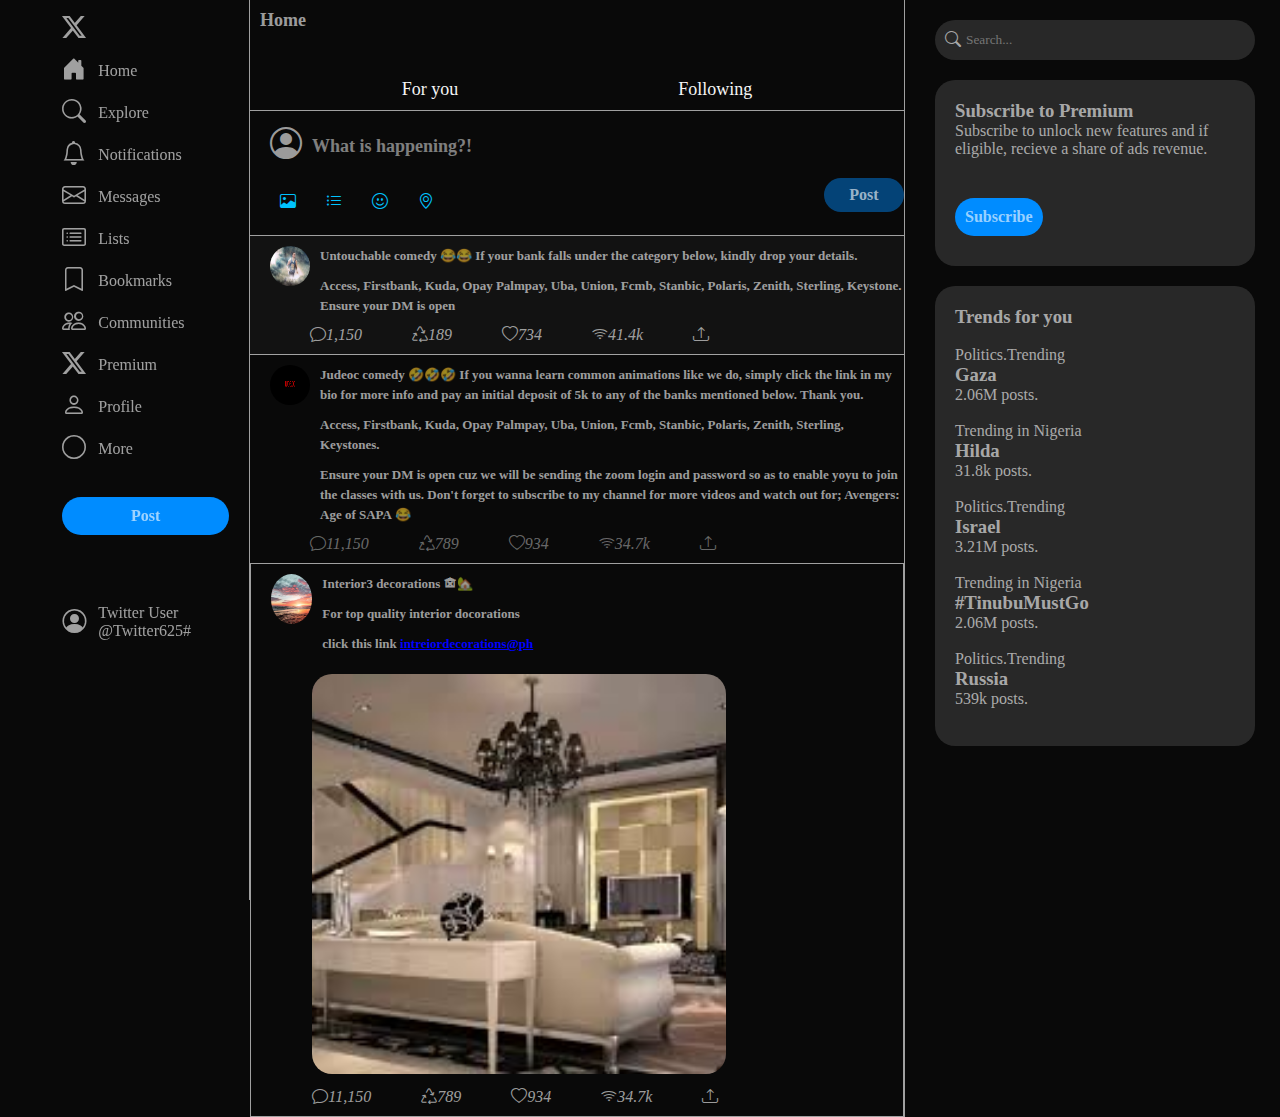
<file: pages/home.html>
<!DOCTYPE html>
<html lang="en">
<head>
    <meta charset="UTF-8">
    <meta name="viewport" content="width=device-width, initial-scale=1.0">
    <title>Home / X</title>
    <link rel="stylesheet" href="/styles/home.css">
</head>
<body>
    <div class="body">
        <div class="nav">
            <div class="box">
                <a href="/"><i class="bi bi-twitter-x"></i></a>
            </div> 
            <div class="box">
              <a href=""><i class="bi bi-house-door-fill"></i> <p>Home</p></a>  
            </div>
            <div class="box">
               <a href=""> <i class="bi bi-search"></i> <p>Explore</p></a>
            </div>
            <div class="box">
              <a href=""> <i class="bi bi-bell"></i> <p>Notifications</p></a>
            </div>
            <div class="box">
                <a href=""><i class="bi bi-envelope"></i> <p>Messages</p></a>
            </div>
            <div class="box">
                <a href=""><i class="bi bi-card-list"></i> <p>Lists</p></a>
            </div>
            <div class="box">
                <a href=""><i class="bi bi-bookmark"></i> <p>Bookmarks</p></a>
            </div>
            <div class="box">
              <a href=""><i class="bi bi-people"></i> <p>Communities</p></a>
            </div>
            <div class="box">
                <a href=""><i class="bi bi-twitter-x"></i> <p>Premium</p></a>
            </div>
            <div class="box">
               <a href=""><i class="bi bi-person"></i> <p>Profile</p></a>
            </div>
            <div class="box">
                <a href=""><i class="bi bi-circle"></i></i> <p>More</p></a>
            </div>
            <div class="box">
                <a href=""><button>Post</button></a>
            </div> <br> <br> <br> 
            <div class="box">
                <a href=""><i class="bi bi-person-circle"></i> <p>Twitter User <br> @Twitter625#</p></a>
            </div>
        </div>
        <!-- This is the middle part -->
        <div class="content">
            <p id="tinz">Home</p><br>
            <div class="word"><p>For you </p> <p>Following</p></div>
            <div class="content2">
                <div class="i"><i class="bi bi-person-circle"></i><p>What is happening?!</p></div>
                
                <div class="icons">
                    <div class="bi">
                        <i class="bi bi-image"></i>
                        <i class="bi bi-list-ul"></i>
                        <i class="bi bi-emoji-smile"></i>
                        <i class="bi bi-geo-alt"></i>    
                    </div>
                    <a href=""><button>Post</button></a>
                </div> 
            </div>
            <div class="content3">
                <img src="/images/9.jpg" alt="">
                <i class="bi bi-twitter-x"></i>
                <div class="text">
                    <p>Untouchable comedy 😂😂 If your bank falls under the category below, kindly drop your details.</p>
                    <p>Access, Firstbank, Kuda, Opay Palmpay, Uba, Union, Fcmb, Stanbic, Polaris, Zenith, Sterling, Keystone.  Ensure your DM is open</p>
                <div class="shii">
                    <div class="i"> <i class="bi bi-chat">1,150</i></div>   
                    <div class="i"><i class="bi bi-recycle">189</i></div>
                    <div class="i"><i class="bi bi-heart">734</i></div>            
                    <div class="i"><i class="bi bi-wifi">41.4k</i></div>            
                    <div class="i"><i class="bi bi-upload"></i></div>           
            </div>     
                    
                </div>
            </div>  
                <div class="content4">
                    <img src="/images/snip1.png" alt="">
                    <i class="bi bi-twitter-x"></i>
                    <div class="text">
                        <p>Judeoc comedy 🤣🤣🤣 If you wanna learn common animations like we do, simply click the link in my bio for more info and pay an initial deposit of  5k to any of the banks mentioned below. Thank you. 
                            <p> Access, Firstbank, Kuda, Opay Palmpay, Uba, Union, Fcmb, Stanbic,  Polaris, Zenith, Sterling, Keystones.</p>
                            <p>Ensure your DM is open cuz we will be sending the zoom login and password  so as to enable yoyu to join the classes with us. Don't forget to subscribe to my channel for more videos and watch out for;  Avengers: Age of SAPA 😂</p>
                        <div class="shii">
                            <div class="i"><i class="bi bi-chat">11,150</i></div>  
                            <div class="i"><i class="bi bi-recycle">789</i></div>
                            <div class="i"><i class="bi bi-heart">934</i></div>
                            <div class="i"><i class="bi bi-wifi">34.7k</i></div>
                            <div class="i"><i class="bi bi-upload"></i></div>
                        </div>
                    </div>                        
             </div>  
        <!-- <div class="content5"> -->
            <div class="contents">
                <img src="/images/IMG_20230914_064124_704.jpg" alt="" class="pic">
                <i class="bi bi-twitter-x"></i>
                <div class="text">
                    <p>Interior3 decorations 🏚🏡</p> 
                        <p>For top quality interior docorations</p>
                        <p>  click this link <a href="">intreiordecorations@ph</a> </p>
                    <div class="picture">
                        <img src="../images/interior3.jpg" alt="" class="image">
                    </div> 
                    <div class="shii">
                        <div class="i"><i class="bi bi-chat">11,150</i></div>  
                        <div class="i"><i class="bi bi-recycle">789</i></div>
                        <div class="i"><i class="bi bi-heart">934</i></div>
                        <div class="i"><i class="bi bi-wifi">34.7k</i></div>
                        <div class="i"><i class="bi bi-upload"></i></div>
                    </div>

                </div>                        
         </div>  
        <!-- </div> -->
    </div>
   <!-- Third part -->
   <div class="side-panel">
    <div class="search_container">
        <i class="bi bi-search"></i>
        <input type="search" placeholder="Search...">
    </div>
    <div class="premium">
        <h3>Subscribe to Premium</h3>
        <p>Subscribe to unlock new features and if <br> eligible, recieve a share of ads revenue.</p>
        <a href=""><button>Subscribe</button></a>
    </div>
    <div class="trends">
        <h3>Trends for you</h3>  <br>
        Politics.Trending
        <h3>Gaza</h3> 2.06M posts. <br> <br>
        Trending in Nigeria
        <h3>Hilda</h3> 31.8k posts. <br> <br>
        Politics.Trending
        <h3>Israel</h3> 3.21M posts. <br> <br>
        Trending in Nigeria
        <h3>#TinubuMustGo</h3> 2.06M posts. <br> <br>
        Politics.Trending
        <h3>Russia</h3> 539k posts. <br> <br>      
    </div>
   </div>
</body>
</html>
</file>
<file: styles/home.css>
@import url("https://cdn.jsdelivr.net/npm/bootstrap-icons@1.11.1/font/bootstrap-icons.css");
*{
    margin: 0;
    padding: 0;
    box-sizing: border-box;
    color: rgba(255, 255, 255, 0.616);
    font-family: cursive ;
}.body{
    display: flex;
    height: 100%;
    width: 100;
    background-color: rgba(0, 0, 0, 0.965);
    height: fit-content;
}
.nav{
    border-right: 1px solid ;
    height: 100vh;
    width: 800px;
    min-width: 250px;
    position: sticky;
    top: 0px;
}
.nav .box{
    margin-left: 25%;
}
.nav .box a{
    display: flex;
    gap: 12px;
    margin-top: 15px;
    align-items: center;
    text-decoration: none;
}
.nav .box i{
    font-size: x-large;
}
.nav .box button{
    border: none;
    margin-top: 20px;
    margin-right: 20px;
    padding: 10px;
    width: 210px;
    border-radius: 20px;
    background-color: rgb(0, 140, 255);
    font-size: 16px;
    font-weight: bold;
}
.nav .box button:hover{
    background-color: skyblue;
    color: whitesmoke;
}
.content{
    border-right: 1px solid;
    /* width: 500px; */
}
.content .bi-twitter-x{
    display: none;
}
.content #tinz{
    margin-top: 10px;
    padding-left: 10px;
    font-size: large;
    font-weight: bold;  
}
.content p{
    margin-top: 10px;
    padding-left: 10px;
    font-size: large;
    font-weight: bold;
}
.content .word{
    margin-top: 10px;
    display: flex;
    justify-content: center;
    align-items: center;
    gap: 200px;
    border-bottom: 1px solid;
}
.content .word p{
    color: whitesmoke;
    font-weight: normal;
    padding: 10px;
}
.content2{
    border-bottom: 1px solid;
    height: 110px;
}
.content2 .icons{
    display: flex;
    gap: 200px;
    padding-bottom: 10px;

}
.content2 .icons .bi{
    display: flex;
}
.content2 .icons a{
    margin-left: 100px;
}
.content2 .i{
    font-size: xx-large;
    margin-left: 20px;
    margin-top: 15px;
    color: rgba(245, 245, 245, 0.5);
    display: flex;
}
.icons{
    display: flex;
    gap: 10px;
}
.content2 .icons i{
    color: rgb(0, 195, 255);
    margin-left: 30px;
    margin-top: 30px;
}
.content2 .i p{
    color: rgba(245, 245, 245, 0.5);
    margin-top: 10px;
}
.content2 button{
    margin-top: 15px;
    margin-left: 90px;   
    border: none;
    padding: 8px;
    width: 80px;
    border-radius: 20px;
    background-color: rgba(0, 140, 255, 0.452);
    font-size: 16px;
    font-weight: bold;
}
.content3{
    display: flex;
    border-bottom: 1px solid;
    background-color: rgba(22, 22, 22, 0.719);
}
.content3 img{
    margin-left: 20px;
    margin-top: 10px;
    width: 40px;
    height: 40px;
    border-radius: 50%;
}
.content3 p{
    font-size: small;
    line-height: 20px;
    text-align: left;
}
.content .shii {
    align-items: center;
    display: flex;
    margin: 10px 0px;
    gap: 50px;
}
.content4{
    display: flex;
    border-bottom: 1px solid;
}
.content4 img{
    margin-left: 20px;
    margin-top: 10px;
    width: 40px;
    height: 40px;
    border-radius: 50%;
}
.content4 p{
    font-size: small;
    line-height: 20px;
    text-align: left;
}
.content4 .text .i i{
    color: rgba(245, 245, 245, 0.411) ;
}
.side-panel{
    margin-left: 10px;
    margin-right: 50px;
}
.side-panel .search_container{
    background-color: rgba(85, 85, 85, 0.411);
    margin: 20px 20px;
    width: 320px;
    height: 40px;
    display: flex;
    align-items: center;
    padding: 0px 10px;
    border-radius: 50px;
}
.side-panel .search_container input{
    width: 100%;
    height: 100%;
    border: none;
    background-color: transparent;
    outline: none;
    padding-left: 5px;
}
.side-panel .premium{
    background-color: rgba(85, 85, 85, 0.411);
    padding: 20px;
    margin: 20px 20px;
    border-radius: 20px;
}
.side-panel .premium button{
    margin-top: 40px;
    border: none;
    margin-bottom: 10px;
    padding: 10px;
    border-radius: 20px;
    background-color: rgb(0, 140, 255);
    font-size: 16px;
    font-weight: bold;    
}
.side-panel .trends{
    background-color: rgba(85, 85, 85, 0.411);
    padding: 20px;
    margin: 20px 20px;
    border-radius: 20px;        
}
.contents{
    display: flex;
    border: 1px solid;
    border-top: none;
}
.contents .pic{
    margin-left: 20px;
    margin-top: 10px;
    width: 50px;
    height: 50px;
    border-radius: 50%;
}
.contents p{
    font-size: small;
    line-height: 20px;
    text-align: left;
}
.contents .image{
    margin-top: 20px ;
    width: 70%;
    object-fit: cover;
    height: 400px;
    border-radius: 20px;
}
.contents a{
    color: blue;
}
@media screen and (max-width:1000px) {
    .nav{
        display: none;
    }
    .content #tinz{
        display: none;
    }
    .content .word{
        display: none;
    }
    .side-panel{
        display: none;
    }
    .content2 .icons{
        display: none;
    }
    .content{
        height: 100vh;
        width: 100vw;
        overflow: hidden;
    }
    .content .text{
        align-items: center; 
        text-align: center;
        justify-content: center;
    }
    .content .shii{
        align-items: center;
        margin: 10px 0px;
        display: flex;
        gap: 50px;   
    }
    .content3{
        background-color: rgba(10, 10, 10, 0.965) ;
    }
    .contents .image{
        height: 400px;
        width: 90%;
        object-fit: cover;
    }
}
@media screen and (max-width:540px){
    .content{
        height: 100%;
        overflow: hidden;
    }
    .content .shii{
        gap: 20px;
    }
    .content3 img{
        display: none;
    }
    .content4 img{
        display: none;
    }
    .contents .pic{
        display: none;
    }
    .contents .image{
        height: 200px;
    }
    .content .bi-twitter-x{
        display: block;
        margin-top: 5px;
        margin-left:5px;
        font-size: xx-large;
    }
}
@media screen and (max-width:414px){
    .content{
        height: 100vh;
        overflow: hidden;
    }
    .content .shii{
        gap: 15px;
    }
}
@media screen and (max-width:375px){
    .content{
        height: 100%;
        overflow: hidden;
    }
}
</file>
